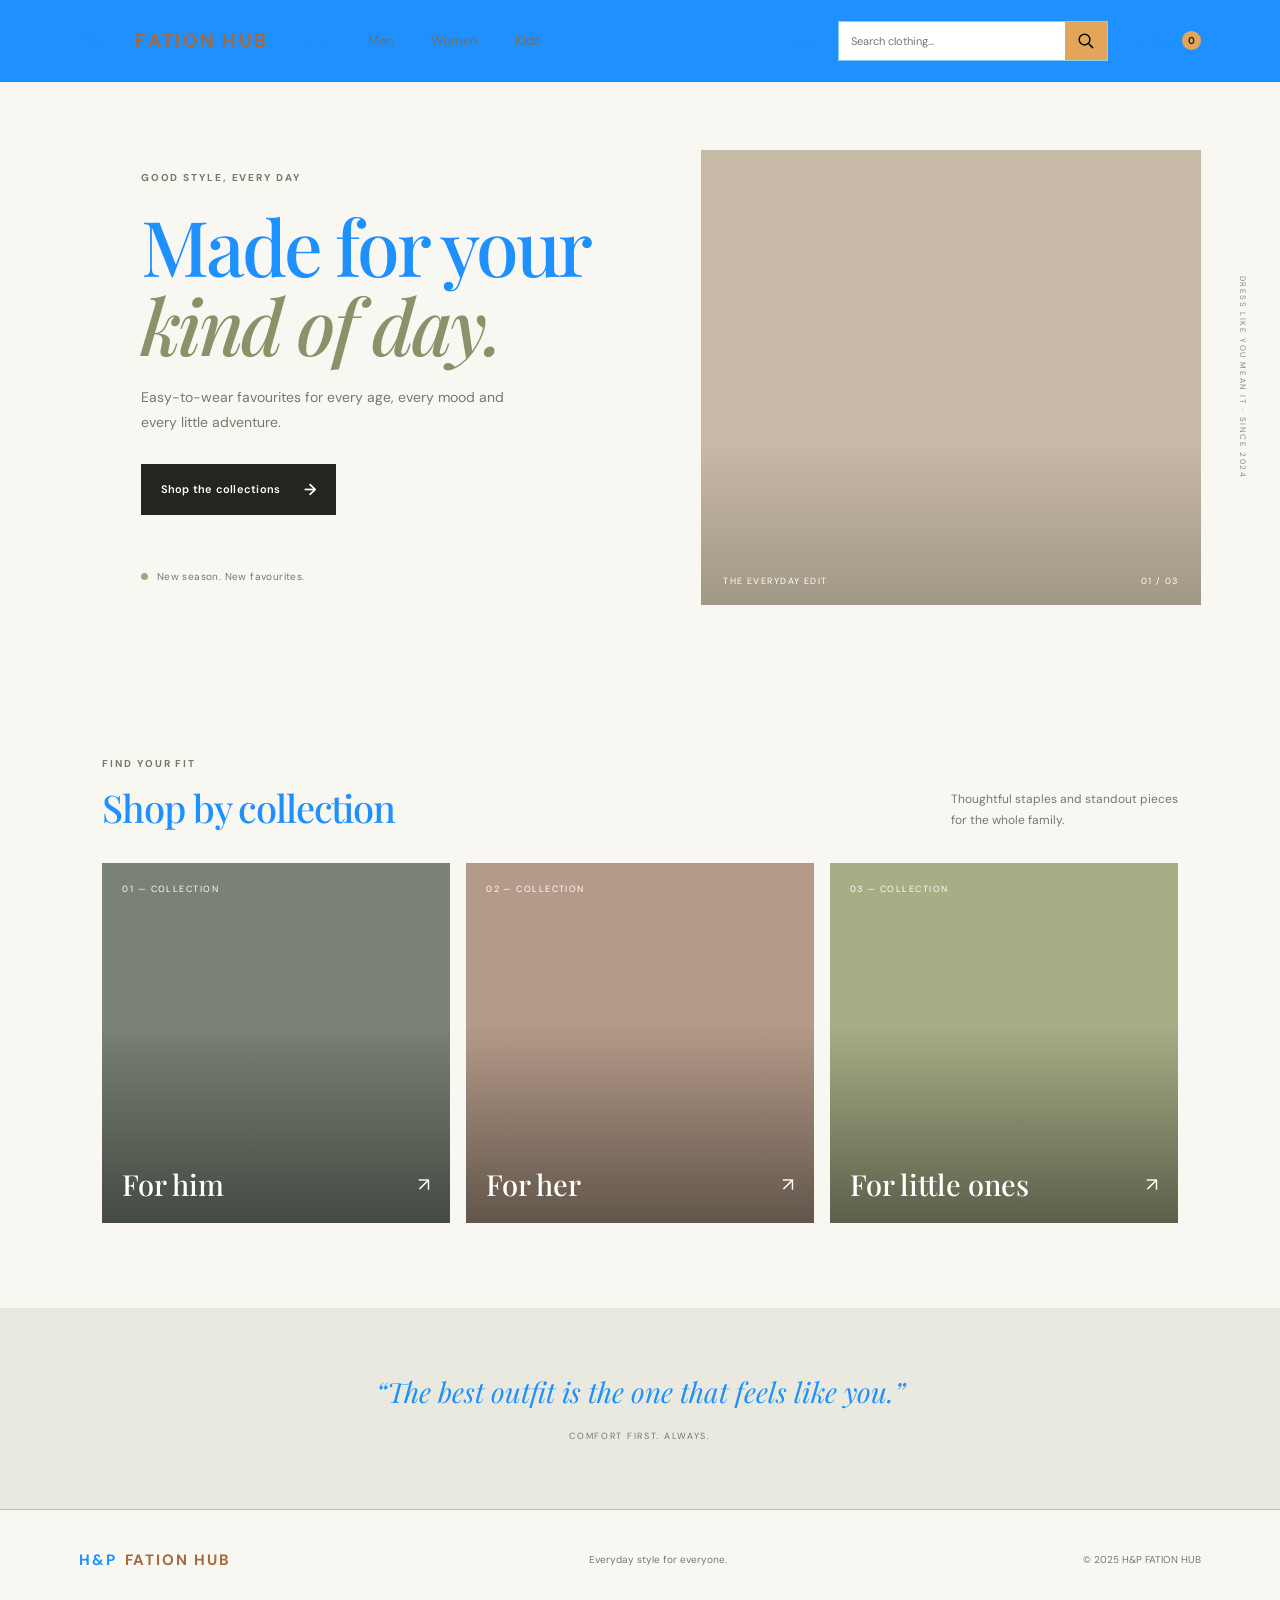
<file: index.html>
<!DOCTYPE html>
<html lang="en">
<head>
  <meta charset="UTF-8">
  <meta name="viewport" content="width=device-width, initial-scale=1.0">
  <meta name="description" content="H&P FATION HUB — everyday clothing for men, women and kids.">
  <title>H&amp;P FATION HUB | Clothing for Everyone</title>
  <link rel="stylesheet" href="style.css">
</head>
<body>
  <header class="site-header">
    <a class="brand" href="index.html">H&amp;P <span>FATION HUB</span></a>
    <nav class="main-nav" aria-label="Main navigation">
      <a class="active" href="index.html">Home</a>
      <a href="men.html">Men</a>
      <a href="women.html">Women</a>
      <a href="kids.html">Kids</a>
    </nav>
    <div class="header-actions">
      <a class="login-link" href="login.html">Log in</a>
      <form class="site-search" action="https://www.google.com/search" method="get" target="_blank" role="search">
        <input type="hidden" name="tbm" value="shop">
        <input type="search" name="q" placeholder="Search clothing..." aria-label="Search clothing">
        <button type="submit" aria-label="Search">
          <svg viewBox="0 0 24 24" aria-hidden="true"><circle cx="10.8" cy="10.8" r="6.8"></circle><path d="m16 16 5 5"></path></svg>
        </button>
      </form>
      <a class="cart-link" href="cart.html" aria-label="Open shopping cart">
        <svg viewBox="0 0 24 24" aria-hidden="true"><path d="M3 4h2l2.2 11.2a2 2 0 0 0 2 1.6h8.9a2 2 0 0 0 1.9-1.4L22 9H6"></path><circle cx="10" cy="21" r="1"></circle><circle cx="18" cy="21" r="1"></circle></svg>
        <span>Cart</span><span class="cart-count" aria-label="items in cart"></span>
      </a>
    </div>
  </header>

  <main>
    <section class="hero">
      <div class="hero-copy">
        <p class="eyebrow">GOOD STYLE, EVERY DAY</p>
        <h1>Made for your<br><span>kind of day.</span></h1>
        <p class="hero-text">Easy-to-wear favourites for every age, every mood and every little adventure.</p>
        <a class="button button-dark" href="#collections">Shop the collections <span aria-hidden="true">→</span></a>
        <div class="hero-note"><span class="note-dot"></span> New season. New favourites.</div>
      </div>

      <div class="hero-image" role="img" aria-label="Friends wearing casual outfits outdoors">
        <div class="image-caption"><span>THE EVERYDAY EDIT</span><span>01 / 03</span></div>
      </div>
      <div class="hero-side-label">DRESS LIKE YOU MEAN IT · SINCE 2024</div>
    </section>

    <section class="collections section-wrap" id="collections">
      <div class="section-heading">
        <div>
          <p class="eyebrow">FIND YOUR FIT</p>
          <h2>Shop by collection</h2>
        </div>
        <p>Thoughtful staples and standout pieces<br>for the whole family.</p>
      </div>

      <div class="collection-grid">
        <a class="collection-card men-card" href="men.html">
          <span class="collection-index">01 — COLLECTION</span>
          <span class="collection-title">For him <b>↗</b></span>
        </a>
        <a class="collection-card women-card" href="women.html">
          <span class="collection-index">02 — COLLECTION</span>
          <span class="collection-title">For her <b>↗</b></span>
        </a>
        <a class="collection-card kids-card" href="kids.html">
          <span class="collection-index">03 — COLLECTION</span>
          <span class="collection-title">For little ones <b>↗</b></span>
        </a>
      </div>
    </section>

    <section class="home-note">
      <p>“The best outfit is the one that feels like you.”</p>
      <span>COMFORT FIRST. ALWAYS.</span>
    </section>
  </main>

  <footer class="site-footer">
    <a class="brand" href="index.html">H&amp;P <span>FATION HUB</span></a>
    <p>Everyday style for everyone.</p>
    <span>© 2025 H&amp;P FATION HUB</span>
  </footer>
</body>
</html>
</file>
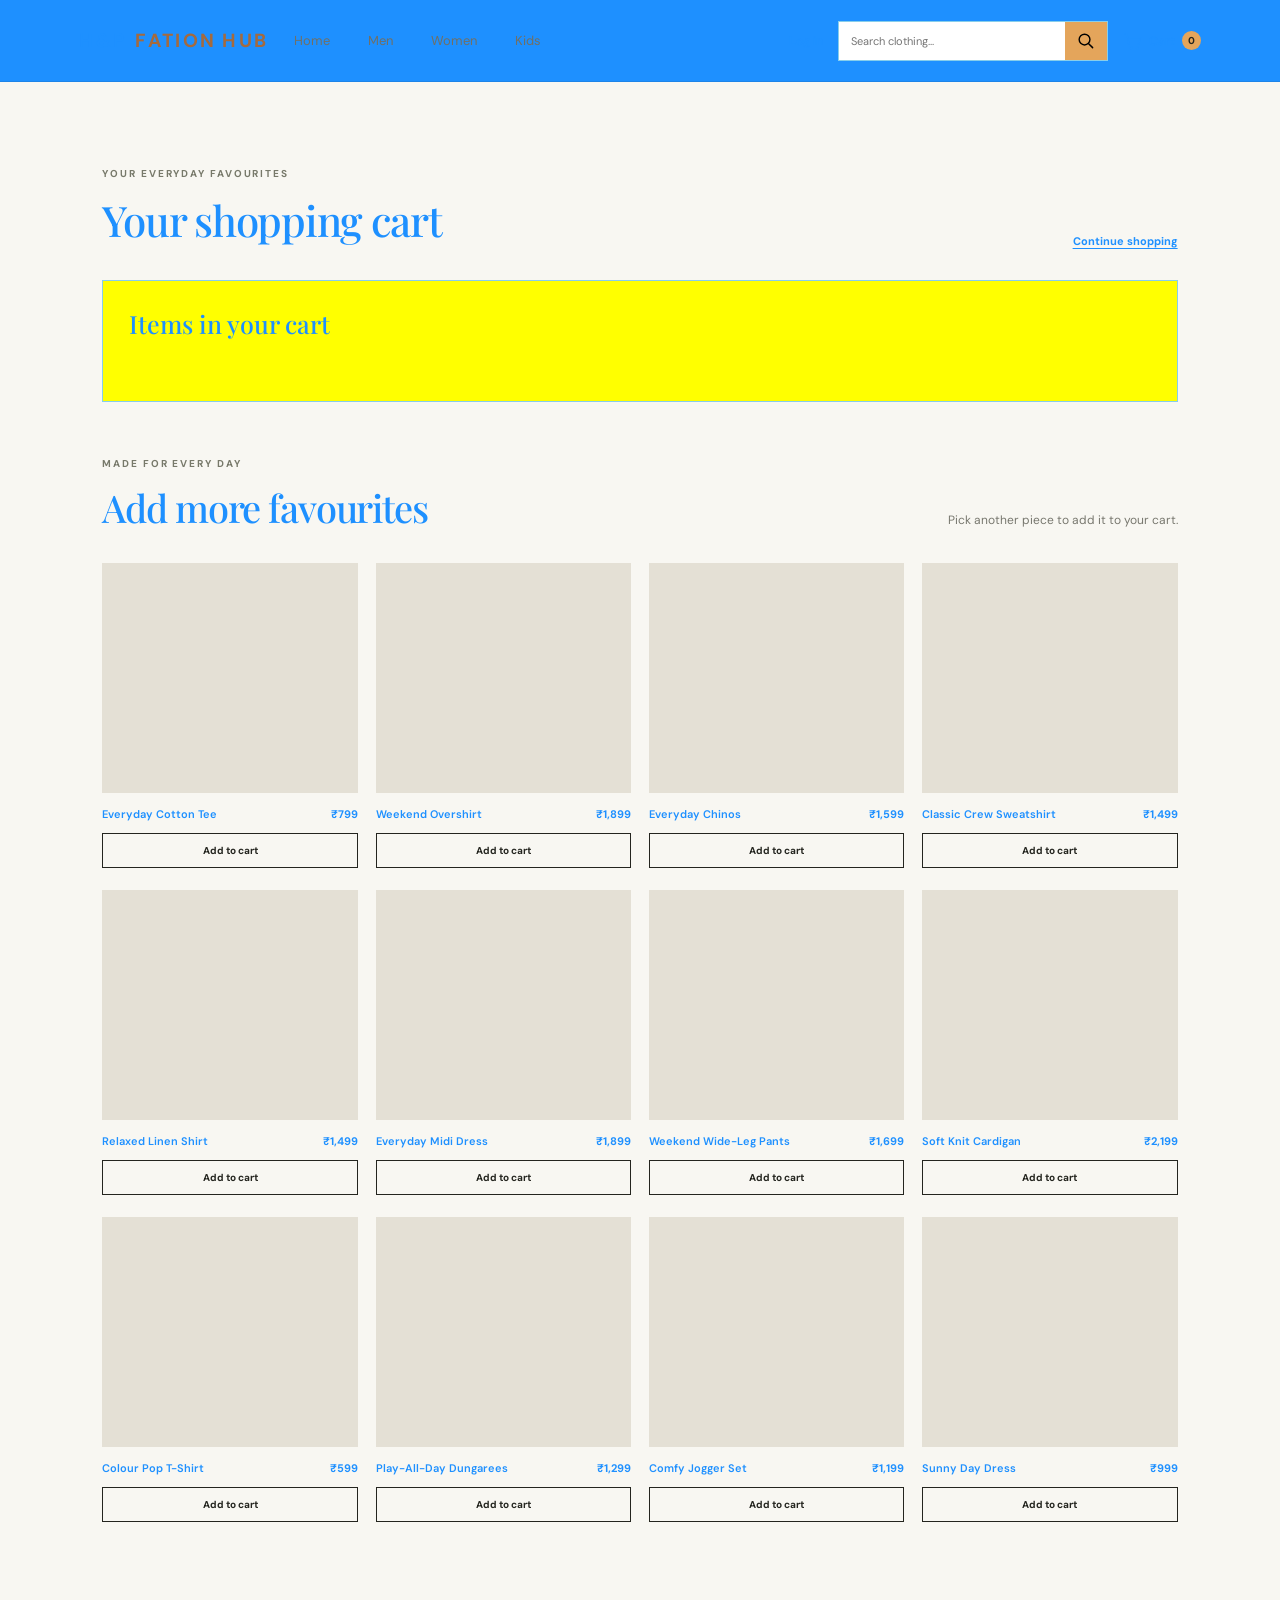
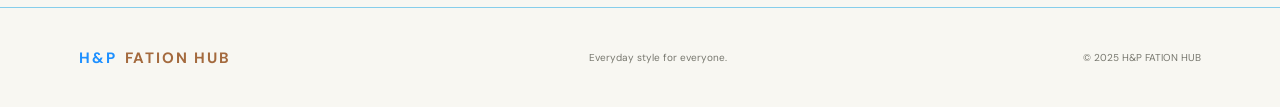
<file: cart.html>
<!DOCTYPE html>
<html lang="en">
<head>
  <meta charset="UTF-8">
  <meta name="viewport" content="width=device-width, initial-scale=1.0">
  <meta name="description" content="Review your H&P FATION HUB shopping cart.">
  <title>Your Cart | H&amp;P FATION HUB</title>
  <link rel="stylesheet" href="style.css">
</head>
<body class="cart-page">
  <input class="cart-page-state" type="checkbox" id="select-men-1" aria-label="Add Everyday Cotton Tee">
  <input class="cart-page-state" type="checkbox" id="select-men-2" aria-label="Add Weekend Overshirt">
  <input class="cart-page-state" type="checkbox" id="select-men-3" aria-label="Add Everyday Chinos">
  <input class="cart-page-state" type="checkbox" id="select-men-4" aria-label="Add Classic Crew Sweatshirt">
  <input class="cart-page-state" type="checkbox" id="select-women-1" aria-label="Add Relaxed Linen Shirt">
  <input class="cart-page-state" type="checkbox" id="select-women-2" aria-label="Add Everyday Midi Dress">
  <input class="cart-page-state" type="checkbox" id="select-women-3" aria-label="Add Weekend Wide-Leg Pants">
  <input class="cart-page-state" type="checkbox" id="select-women-4" aria-label="Add Soft Knit Cardigan">
  <input class="cart-page-state" type="checkbox" id="select-kids-1" aria-label="Add Colour Pop T-Shirt">
  <input class="cart-page-state" type="checkbox" id="select-kids-2" aria-label="Add Play-All-Day Dungarees">
  <input class="cart-page-state" type="checkbox" id="select-kids-3" aria-label="Add Comfy Jogger Set">
  <input class="cart-page-state" type="checkbox" id="select-kids-4" aria-label="Add Sunny Day Dress">
  <span class="cart-target" id="men-1"></span>
  <span class="cart-target" id="men-2"></span>
  <span class="cart-target" id="men-3"></span>
  <span class="cart-target" id="men-4"></span>
  <span class="cart-target" id="women-1"></span>
  <span class="cart-target" id="women-2"></span>
  <span class="cart-target" id="women-3"></span>
  <span class="cart-target" id="women-4"></span>
  <span class="cart-target" id="kids-1"></span>
  <span class="cart-target" id="kids-2"></span>
  <span class="cart-target" id="kids-3"></span>
  <span class="cart-target" id="kids-4"></span>

  <header class="site-header">
    <a class="brand" href="index.html">H&amp;P <span>FATION HUB</span></a>
    <nav class="main-nav" aria-label="Main navigation">
      <a href="index.html">Home</a>
      <a href="men.html">Men</a>
      <a href="women.html">Women</a>
      <a href="kids.html">Kids</a>
    </nav>
    <div class="header-actions">
      <a class="login-link" href="login.html">Log in</a>
      <form class="site-search" action="https://www.google.com/search" method="get" target="_blank" role="search">
        <input type="hidden" name="tbm" value="shop">
        <input type="search" name="q" placeholder="Search clothing..." aria-label="Search clothing">
        <button type="submit" aria-label="Search">
          <svg viewBox="0 0 24 24" aria-hidden="true"><circle cx="10.8" cy="10.8" r="6.8"></circle><path d="m16 16 5 5"></path></svg>
        </button>
      </form>
      <a class="cart-link" href="cart.html" aria-label="Open shopping cart">
        <svg viewBox="0 0 24 24" aria-hidden="true"><path d="M3 4h2l2.2 11.2a2 2 0 0 0 2 1.6h8.9a2 2 0 0 0 1.9-1.4L22 9H6"></path><circle cx="10" cy="21" r="1"></circle><circle cx="18" cy="21" r="1"></circle></svg>
        <span>Cart</span><span class="cart-count" aria-label="items in cart"></span>
      </a>
    </div>
  </header>

  <main class="cart-main section-wrap">
    <div class="cart-heading">
      <div>
        <p class="eyebrow">YOUR EVERYDAY FAVOURITES</p>
        <h1>Your shopping cart</h1>
      </div>
      <a class="cart-continue" href="men.html">Continue shopping</a>
    </div>

    <section class="cart-selected" aria-label="Selected cart items">
      <h2>Items in your cart</h2>
      <p class="cart-empty">Your cart is empty. Add a favourite from the collections below.</p>
      <div class="cart-selected-line cart-selected-men-1"><span>Everyday Cotton Tee</span><strong>₹799</strong><label for="select-men-1">Remove</label><a href="cart.html">Remove</a></div>
      <div class="cart-selected-line cart-selected-men-2"><span>Weekend Overshirt</span><strong>₹1,899</strong><label for="select-men-2">Remove</label><a href="cart.html">Remove</a></div>
      <div class="cart-selected-line cart-selected-men-3"><span>Everyday Chinos</span><strong>₹1,599</strong><label for="select-men-3">Remove</label><a href="cart.html">Remove</a></div>
      <div class="cart-selected-line cart-selected-men-4"><span>Classic Crew Sweatshirt</span><strong>₹1,499</strong><label for="select-men-4">Remove</label><a href="cart.html">Remove</a></div>
      <div class="cart-selected-line cart-selected-women-1"><span>Relaxed Linen Shirt</span><strong>₹1,499</strong><label for="select-women-1">Remove</label><a href="cart.html">Remove</a></div>
      <div class="cart-selected-line cart-selected-women-2"><span>Everyday Midi Dress</span><strong>₹1,899</strong><label for="select-women-2">Remove</label><a href="cart.html">Remove</a></div>
      <div class="cart-selected-line cart-selected-women-3"><span>Weekend Wide-Leg Pants</span><strong>₹1,699</strong><label for="select-women-3">Remove</label><a href="cart.html">Remove</a></div>
      <div class="cart-selected-line cart-selected-women-4"><span>Soft Knit Cardigan</span><strong>₹2,199</strong><label for="select-women-4">Remove</label><a href="cart.html">Remove</a></div>
      <div class="cart-selected-line cart-selected-kids-1"><span>Colour Pop T-Shirt</span><strong>₹599</strong><label for="select-kids-1">Remove</label><a href="cart.html">Remove</a></div>
      <div class="cart-selected-line cart-selected-kids-2"><span>Play-All-Day Dungarees</span><strong>₹1,299</strong><label for="select-kids-2">Remove</label><a href="cart.html">Remove</a></div>
      <div class="cart-selected-line cart-selected-kids-3"><span>Comfy Jogger Set</span><strong>₹1,199</strong><label for="select-kids-3">Remove</label><a href="cart.html">Remove</a></div>
      <div class="cart-selected-line cart-selected-kids-4"><span>Sunny Day Dress</span><strong>₹999</strong><label for="select-kids-4">Remove</label><a href="cart.html">Remove</a></div>
    </section>

    <section class="cart-catalog" aria-label="Add more items">
      <div class="section-heading">
        <div>
          <p class="eyebrow">MADE FOR EVERY DAY</p>
          <h2>Add more favourites</h2>
        </div>
        <p>Pick another piece to add it to your cart.</p>
      </div>
      <div class="cart-product-grid">
        <article class="cart-product">
          <div class="product-image men-product-1"></div>
          <div class="product-info"><h3>Everyday Cotton Tee</h3><strong>₹799</strong></div>
          <label for="select-men-1"><span>Add to cart</span><span>Remove from cart</span></label>
        </article>
        <article class="cart-product">
          <div class="product-image men-product-2"></div>
          <div class="product-info"><h3>Weekend Overshirt</h3><strong>₹1,899</strong></div>
          <label for="select-men-2"><span>Add to cart</span><span>Remove from cart</span></label>
        </article>
        <article class="cart-product">
          <div class="product-image men-product-3"></div>
          <div class="product-info"><h3>Everyday Chinos</h3><strong>₹1,599</strong></div>
          <label for="select-men-3"><span>Add to cart</span><span>Remove from cart</span></label>
        </article>
        <article class="cart-product">
          <div class="product-image men-product-4"></div>
          <div class="product-info"><h3>Classic Crew Sweatshirt</h3><strong>₹1,499</strong></div>
          <label for="select-men-4"><span>Add to cart</span><span>Remove from cart</span></label>
        </article>
        <article class="cart-product">
          <div class="product-image women-product-1"></div>
          <div class="product-info"><h3>Relaxed Linen Shirt</h3><strong>₹1,499</strong></div>
          <label for="select-women-1"><span>Add to cart</span><span>Remove from cart</span></label>
        </article>
        <article class="cart-product">
          <div class="product-image women-product-2"></div>
          <div class="product-info"><h3>Everyday Midi Dress</h3><strong>₹1,899</strong></div>
          <label for="select-women-2"><span>Add to cart</span><span>Remove from cart</span></label>
        </article>
        <article class="cart-product">
          <div class="product-image women-product-3"></div>
          <div class="product-info"><h3>Weekend Wide-Leg Pants</h3><strong>₹1,699</strong></div>
          <label for="select-women-3"><span>Add to cart</span><span>Remove from cart</span></label>
        </article>
        <article class="cart-product">
          <div class="product-image women-product-4"></div>
          <div class="product-info"><h3>Soft Knit Cardigan</h3><strong>₹2,199</strong></div>
          <label for="select-women-4"><span>Add to cart</span><span>Remove from cart</span></label>
        </article>
        <article class="cart-product">
          <div class="product-image kids-product-1"></div>
          <div class="product-info"><h3>Colour Pop T-Shirt</h3><strong>₹599</strong></div>
          <label for="select-kids-1"><span>Add to cart</span><span>Remove from cart</span></label>
        </article>
        <article class="cart-product">
          <div class="product-image kids-product-2"></div>
          <div class="product-info"><h3>Play-All-Day Dungarees</h3><strong>₹1,299</strong></div>
          <label for="select-kids-2"><span>Add to cart</span><span>Remove from cart</span></label>
        </article>
        <article class="cart-product">
          <div class="product-image kids-product-3"></div>
          <div class="product-info"><h3>Comfy Jogger Set</h3><strong>₹1,199</strong></div>
          <label for="select-kids-3"><span>Add to cart</span><span>Remove from cart</span></label>
        </article>
        <article class="cart-product">
          <div class="product-image kids-product-4"></div>
          <div class="product-info"><h3>Sunny Day Dress</h3><strong>₹999</strong></div>
          <label for="select-kids-4"><span>Add to cart</span><span>Remove from cart</span></label>
        </article>
      </div>
    </section>
  </main>

  <footer class="site-footer">
    <a class="brand" href="index.html">H&amp;P <span>FATION HUB</span></a>
    <p>Everyday style for everyone.</p>
    <span>© 2025 H&amp;P FATION HUB</span>
  </footer>
</body>
</html>
</file>
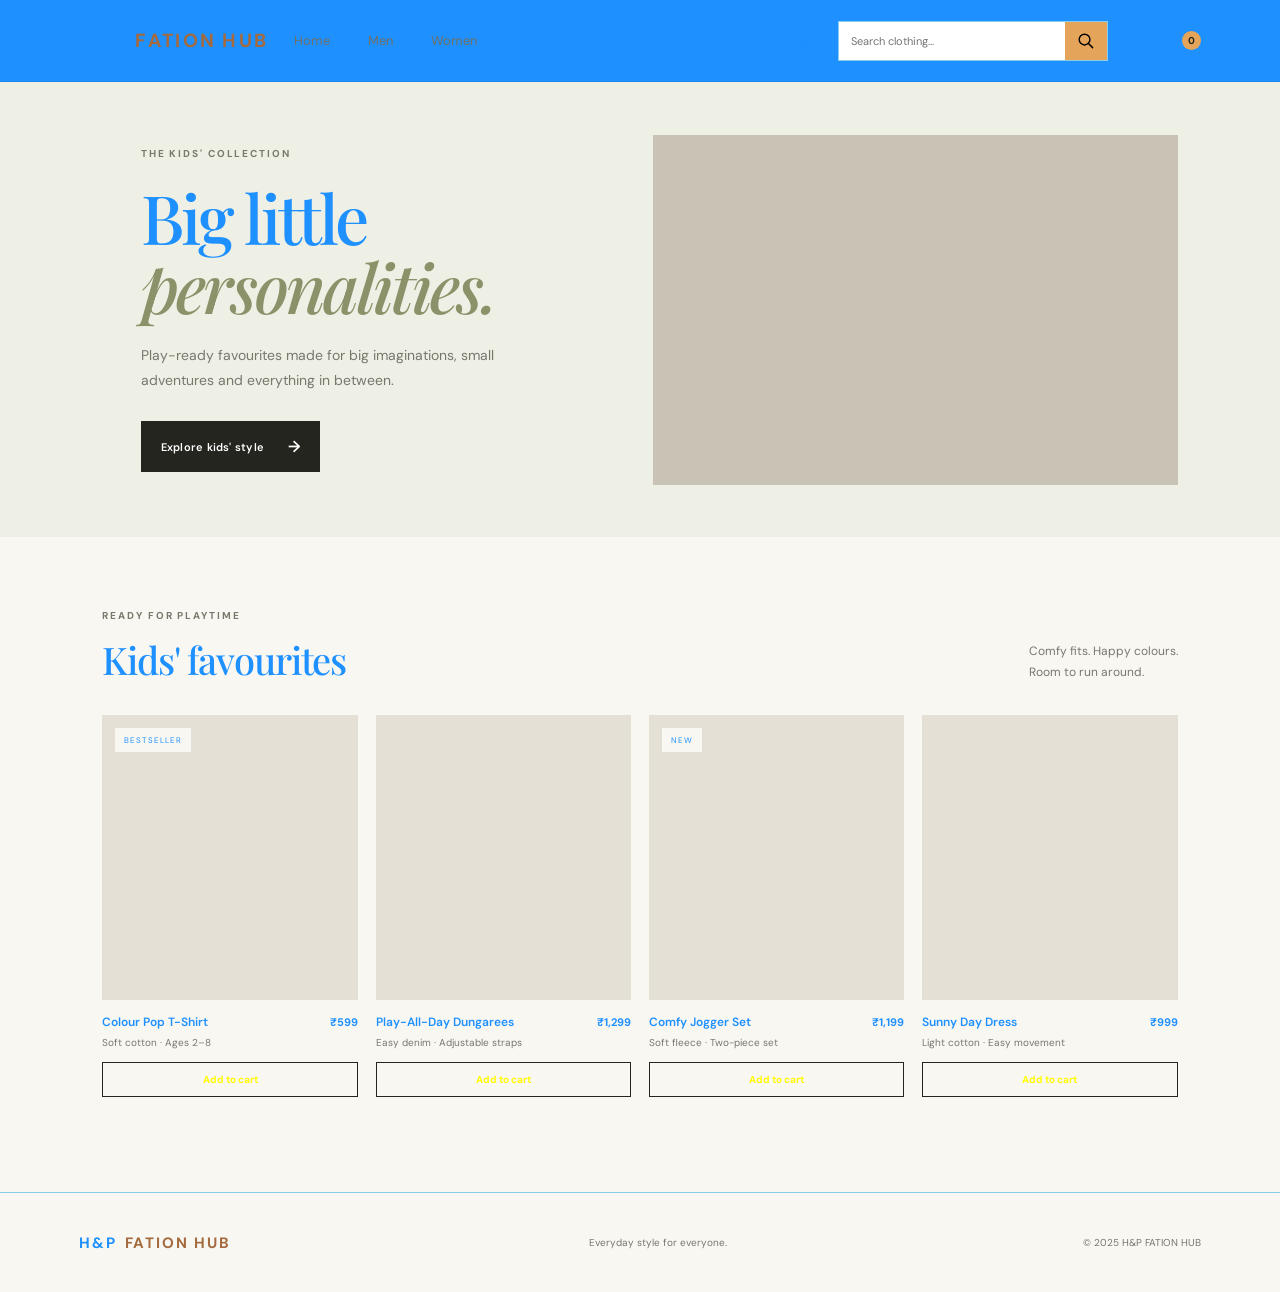
<file: kids.html>
<!DOCTYPE html>
<html lang="en">
<head>
  <meta charset="UTF-8">
  <meta name="viewport" content="width=device-width, initial-scale=1.0">
  <meta name="description" content="Shop playful, comfortable kids' clothing at H&P FATION HUB.">
  <title>Kids' Collection | H&amp;P FATION HUB</title>
  <link rel="stylesheet" href="style.css">
</head>
<body>
  <header class="site-header">
    <a class="brand" href="index.html">H&amp;P <span>FATION HUB</span></a>
    <nav class="main-nav" aria-label="Main navigation">
      <a href="index.html">Home</a>
      <a href="men.html">Men</a>
      <a href="women.html">Women</a>
      <a class="active" href="kids.html">Kids</a>
    </nav>
    <div class="header-actions">
      <a class="login-link" href="login.html">Log in</a>
      <form class="site-search" action="https://www.google.com/search" method="get" target="_blank" role="search">
        <input type="hidden" name="tbm" value="shop">
        <input type="search" name="q" placeholder="Search clothing..." aria-label="Search clothing">
        <button type="submit" aria-label="Search">
          <svg viewBox="0 0 24 24" aria-hidden="true"><circle cx="10.8" cy="10.8" r="6.8"></circle><path d="m16 16 5 5"></path></svg>
        </button>
      </form>
      <a class="cart-link" href="cart.html" aria-label="Open shopping cart">
        <svg viewBox="0 0 24 24" aria-hidden="true"><path d="M3 4h2l2.2 11.2a2 2 0 0 0 2 1.6h8.9a2 2 0 0 0 1.9-1.4L22 9H6"></path><circle cx="10" cy="21" r="1"></circle><circle cx="18" cy="21" r="1"></circle></svg>
        <span>Cart</span><span class="cart-count" aria-label="items in cart"></span>
      </a>
    </div>
  </header>

  <main>
    <section class="category-hero kids-hero">
      <div class="category-copy">
        <p class="eyebrow">THE KIDS' COLLECTION</p>
        <h1>Big little<br><span>personalities.</span></h1>
        <p>Play-ready favourites made for big imaginations, small adventures and everything in between.</p>
        <a class="button button-dark" href="#products">Explore kids' style <span aria-hidden="true">→</span></a>
      </div>
      <div class="category-photo" role="img" aria-label="Kids' playful everyday fashion collection"></div>
    </section>

    <section class="products-section section-wrap" id="products">
      <div class="section-heading">
        <div>
          <p class="eyebrow">READY FOR PLAYTIME</p>
          <h2>Kids' favourites</h2>
        </div>
        <p>Comfy fits. Happy colours.<br>Room to run around.</p>
      </div>

      <div class="product-grid">
        <article class="product-card">
          <div class="product-image kids-product-1"><span class="product-tag">BESTSELLER</span></div>
          <div class="product-info">
            <div><h3>Colour Pop T-Shirt</h3><p>Soft cotton · Ages 2–8</p></div>
            <strong>₹599</strong>
          </div>
          <a class="add-to-cart" href="cart.html#kids-1">Add to cart</a>
        </article>
        <article class="product-card">
          <div class="product-image kids-product-2"></div>
          <div class="product-info">
            <div><h3>Play-All-Day Dungarees</h3><p>Easy denim · Adjustable straps</p></div>
            <strong>₹1,299</strong>
          </div>
          <a class="add-to-cart" href="cart.html#kids-2">Add to cart</a>
        </article>
        <article class="product-card">
          <div class="product-image kids-product-3"><span class="product-tag">NEW</span></div>
          <div class="product-info">
            <div><h3>Comfy Jogger Set</h3><p>Soft fleece · Two-piece set</p></div>
            <strong>₹1,199</strong>
          </div>
          <a class="add-to-cart" href="cart.html#kids-3">Add to cart</a>
        </article>
        <article class="product-card">
          <div class="product-image kids-product-4"></div>
          <div class="product-info">
            <div><h3>Sunny Day Dress</h3><p>Light cotton · Easy movement</p></div>
            <strong>₹999</strong>
          </div>
          <a class="add-to-cart" href="cart.html#kids-4">Add to cart</a>
        </article>
      </div>
    </section>
  </main>

  <footer class="site-footer">
    <a class="brand" href="index.html">H&amp;P <span>FATION HUB</span></a>
    <p>Everyday style for everyone.</p>
    <span>© 2025 H&amp;P FATION HUB</span>
  </footer>
</body>
</html>
</file>
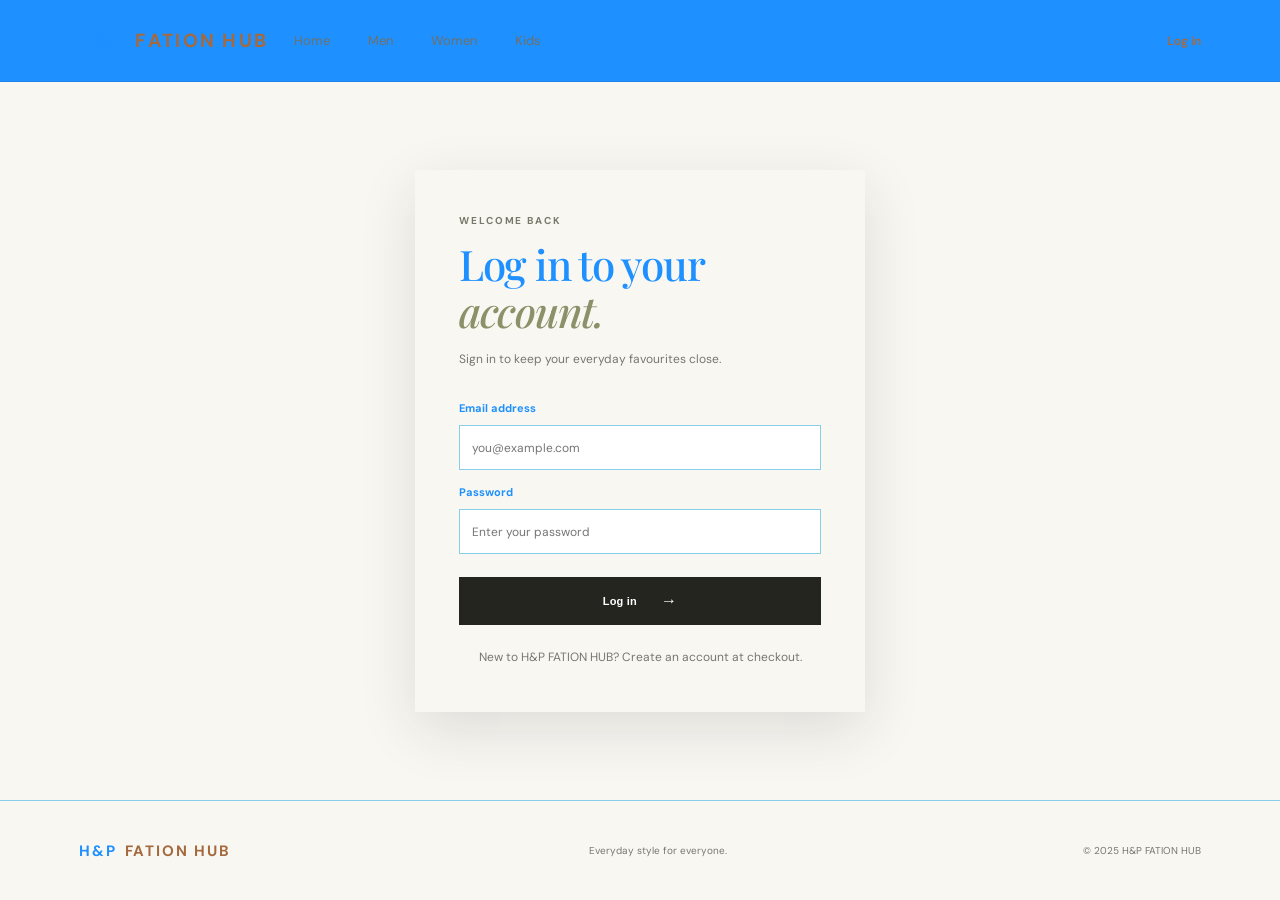
<file: login.html>
<!DOCTYPE html>
<html lang="en">
<head>
  <meta charset="UTF-8">
  <meta name="viewport" content="width=device-width, initial-scale=1.0">
  <meta name="description" content="Log in to your H&P FATION HUB account.">
  <title>Log in | H&amp;P FATION HUB</title>
  <link rel="stylesheet" href="style.css">
</head>
<body>
  <header class="site-header">
    <a class="brand" href="index.html">H&amp;P <span>FATION HUB</span></a>
    <nav class="main-nav" aria-label="Main navigation">
      <a href="index.html">Home</a>
      <a href="men.html">Men</a>
      <a href="women.html">Women</a>
      <a href="kids.html">Kids</a>
    </nav>
    <div class="header-actions">
      <a class="login-link active-login" href="login.html" aria-current="page">Log in</a>
    </div>
  </header>

  <main class="login-main">
    <section class="login-card">
      <p class="eyebrow">WELCOME BACK</p>
      <h1>Log in to your<br><span>account.</span></h1>
      <p class="login-intro">Sign in to keep your everyday favourites close.</p>
      <form class="login-form" action="login.html" method="post">
        <label for="email">Email address</label>
        <input id="email" name="email" type="email" autocomplete="email" placeholder="you@example.com" required>
        <label for="password">Password</label>
        <input id="password" name="password" type="password" autocomplete="current-password" placeholder="Enter your password" required>
        <button class="button button-dark" type="submit">Log in <span aria-hidden="true">→</span></button>
      </form>
      <p class="login-note">New to H&amp;P FATION HUB? Create an account at checkout.</p>
    </section>
  </main>

  <footer class="site-footer">
    <a class="brand" href="index.html">H&amp;P <span>FATION HUB</span></a>
    <p>Everyday style for everyone.</p>
    <span>© 2025 H&amp;P FATION HUB</span>
  </footer>
</body>
</html>
</file>
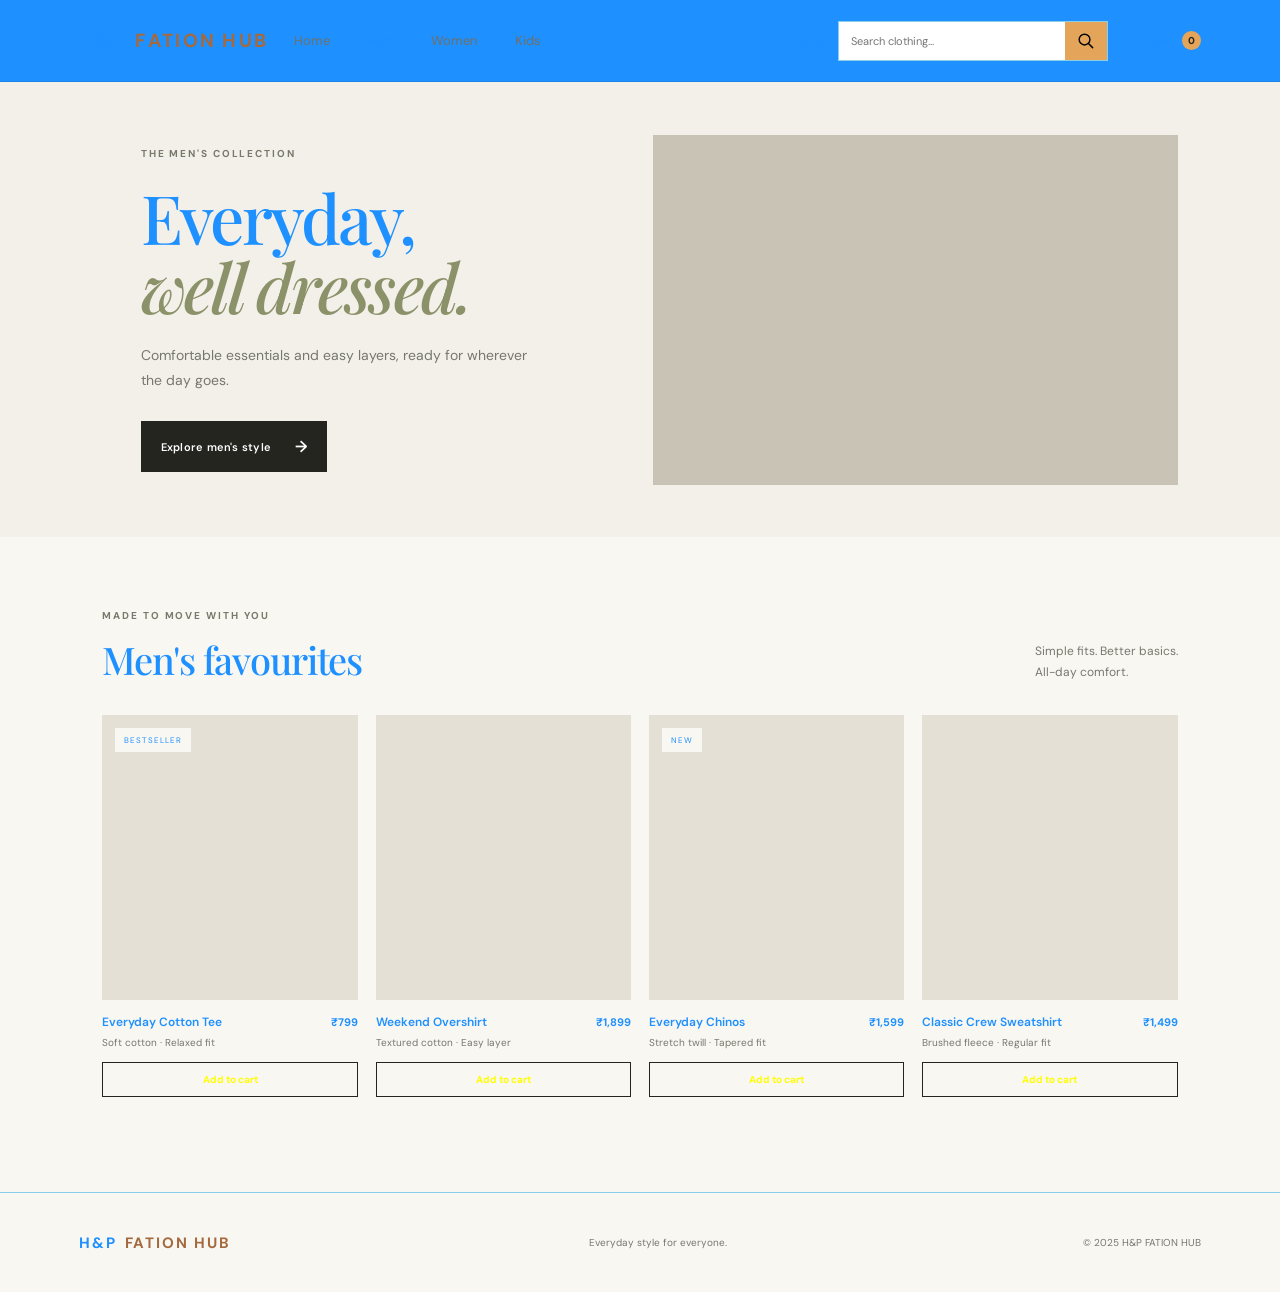
<file: men.html>
<!DOCTYPE html>
<html lang="en">
<head>
  <meta charset="UTF-8">
  <meta name="viewport" content="width=device-width, initial-scale=1.0">
  <meta name="description" content="Shop everyday men's clothing at H&P FATION HUB.">
  <title>Men's Collection | H&amp;P FATION HUB</title>
  <link rel="stylesheet" href="style.css">
</head>
<body>
  <header class="site-header">
    <a class="brand" href="index.html">H&amp;P <span>FATION HUB</span></a>
    <nav class="main-nav" aria-label="Main navigation">
      <a href="index.html">Home</a>
      <a class="active" href="men.html">Men</a>
      <a href="women.html">Women</a>
      <a href="kids.html">Kids</a>
    </nav>
    <div class="header-actions">
      <a class="login-link" href="login.html">Log in</a>
      <form class="site-search" action="https://www.google.com/search" method="get" target="_blank" role="search">
        <input type="hidden" name="tbm" value="shop">
        <input type="search" name="q" placeholder="Search clothing..." aria-label="Search clothing">
        <button type="submit" aria-label="Search">
          <svg viewBox="0 0 24 24" aria-hidden="true"><circle cx="10.8" cy="10.8" r="6.8"></circle><path d="m16 16 5 5"></path></svg>
        </button>
      </form>
      <a class="cart-link" href="cart.html" aria-label="Open shopping cart">
        <svg viewBox="0 0 24 24" aria-hidden="true"><path d="M3 4h2l2.2 11.2a2 2 0 0 0 2 1.6h8.9a2 2 0 0 0 1.9-1.4L22 9H6"></path><circle cx="10" cy="21" r="1"></circle><circle cx="18" cy="21" r="1"></circle></svg>
        <span>Cart</span><span class="cart-count" aria-label="items in cart"></span>
      </a>
    </div>
  </header>

  <main>
    <section class="category-hero men-hero">
      <div class="category-copy">
        <p class="eyebrow">THE MEN'S COLLECTION</p>
        <h1>Everyday,<br><span>well dressed.</span></h1>
        <p>Comfortable essentials and easy layers, ready for wherever the day goes.</p>
        <a class="button button-dark" href="#products">Explore men's style <span aria-hidden="true">→</span></a>
      </div>
      <div class="category-photo" role="img" aria-label="Men's casual fashion collection"></div>
    </section>

    <section class="products-section section-wrap" id="products">
      <div class="section-heading">
        <div>
          <p class="eyebrow">MADE TO MOVE WITH YOU</p>
          <h2>Men's favourites</h2>
        </div>
        <p>Simple fits. Better basics.<br>All-day comfort.</p>
      </div>

      <div class="product-grid">
        <article class="product-card">
          <div class="product-image men-product-1"><span class="product-tag">BESTSELLER</span></div>
          <div class="product-info">
            <div><h3>Everyday Cotton Tee</h3><p>Soft cotton · Relaxed fit</p></div>
            <strong>₹799</strong>
          </div>
          <a class="add-to-cart" href="cart.html#men-1">Add to cart</a>
        </article>
        <article class="product-card">
          <div class="product-image men-product-2"></div>
          <div class="product-info">
            <div><h3>Weekend Overshirt</h3><p>Textured cotton · Easy layer</p></div>
            <strong>₹1,899</strong>
          </div>
          <a class="add-to-cart" href="cart.html#men-2">Add to cart</a>
        </article>
        <article class="product-card">
          <div class="product-image men-product-3"><span class="product-tag">NEW</span></div>
          <div class="product-info">
            <div><h3>Everyday Chinos</h3><p>Stretch twill · Tapered fit</p></div>
            <strong>₹1,599</strong>
          </div>
          <a class="add-to-cart" href="cart.html#men-3">Add to cart</a>
        </article>
        <article class="product-card">
          <div class="product-image men-product-4"></div>
          <div class="product-info">
            <div><h3>Classic Crew Sweatshirt</h3><p>Brushed fleece · Regular fit</p></div>
            <strong>₹1,499</strong>
          </div>
          <a class="add-to-cart" href="cart.html#men-4">Add to cart</a>
        </article>
      </div>
    </section>
  </main>

  <footer class="site-footer">
    <a class="brand" href="index.html">H&amp;P <span>FATION HUB</span></a>
    <p>Everyday style for everyone.</p>
    <span>© 2025 H&amp;P FATION HUB</span>
  </footer>
</body>
</html>
</file>
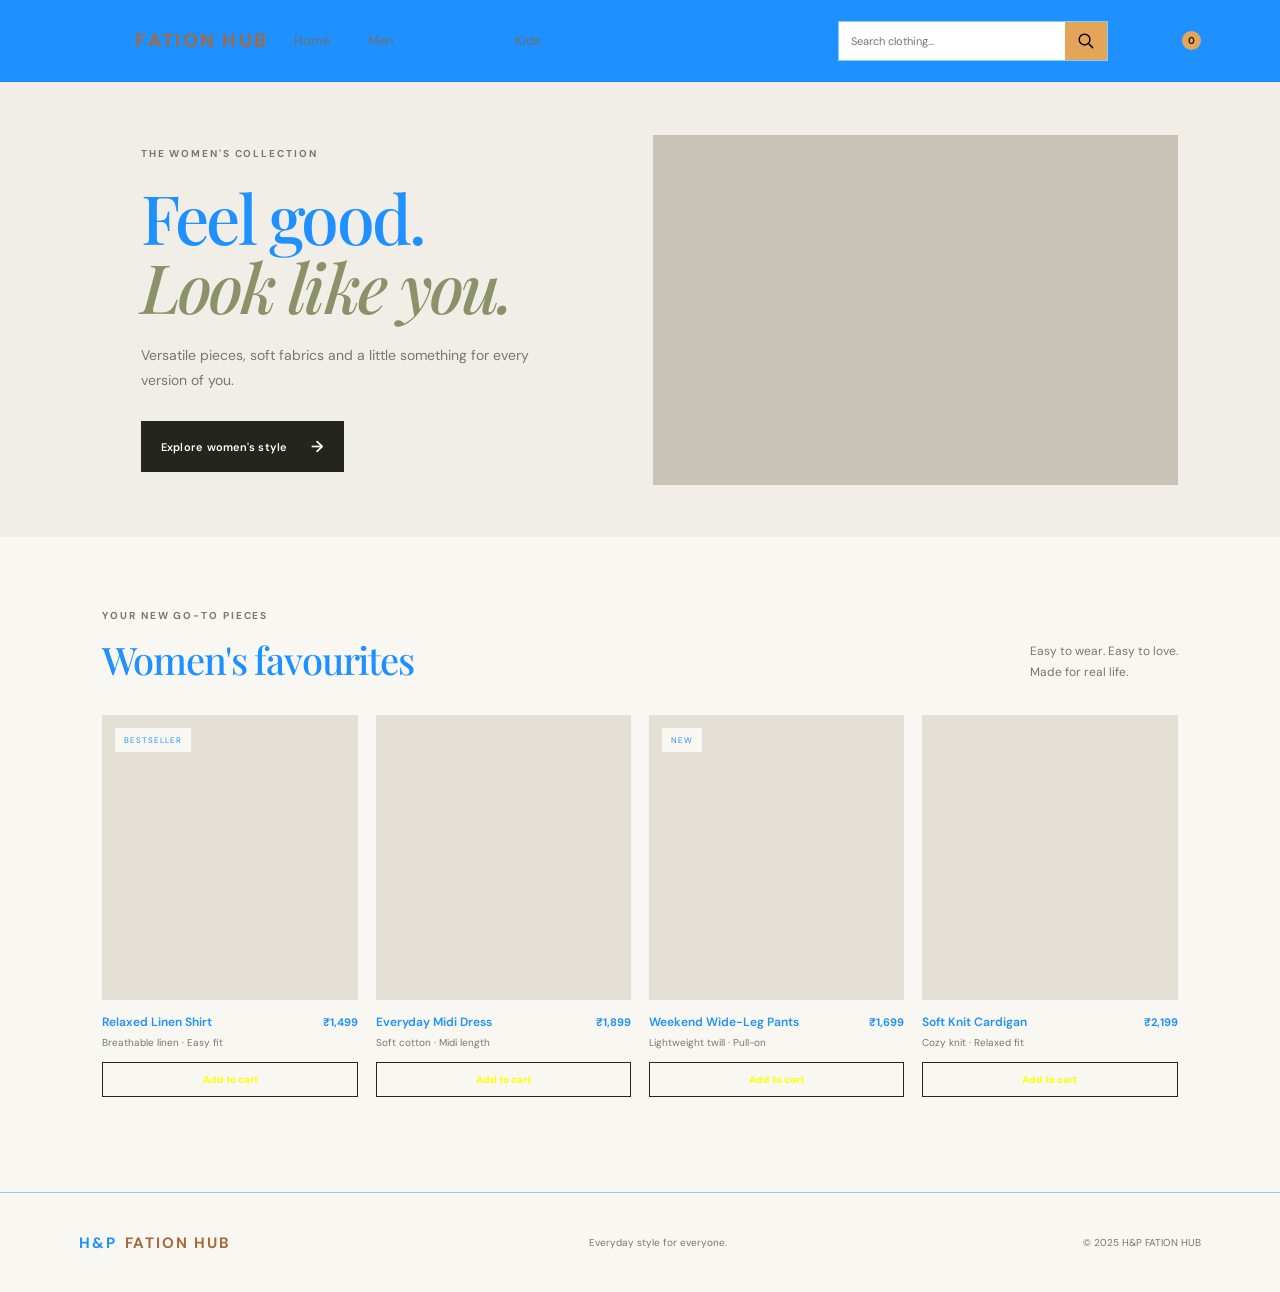
<file: women.html>
<!DOCTYPE html>
<html lang="en">
<head>
  <meta charset="UTF-8">
  <meta name="viewport" content="width=device-width, initial-scale=1.0">
  <meta name="description" content="Shop everyday women's clothing at H&P FATION HUB.">
  <title>Women's Collection | H&amp;P FATION HUB</title>
  <link rel="stylesheet" href="style.css">
</head>
<body>
  <header class="site-header">
    <a class="brand" href="index.html">H&amp;P <span>FATION HUB</span></a>
    <nav class="main-nav" aria-label="Main navigation">
      <a href="index.html">Home</a>
      <a href="men.html">Men</a>
      <a class="active" href="women.html">Women</a>
      <a href="kids.html">Kids</a>
    </nav>
    <div class="header-actions">
      <a class="login-link" href="login.html">Log in</a>
      <form class="site-search" action="https://www.google.com/search" method="get" target="_blank" role="search">
        <input type="hidden" name="tbm" value="shop">
        <input type="search" name="q" placeholder="Search clothing..." aria-label="Search clothing">
        <button type="submit" aria-label="Search">
          <svg viewBox="0 0 24 24" aria-hidden="true"><circle cx="10.8" cy="10.8" r="6.8"></circle><path d="m16 16 5 5"></path></svg>
        </button>
      </form>
      <a class="cart-link" href="cart.html" aria-label="Open shopping cart">
        <svg viewBox="0 0 24 24" aria-hidden="true"><path d="M3 4h2l2.2 11.2a2 2 0 0 0 2 1.6h8.9a2 2 0 0 0 1.9-1.4L22 9H6"></path><circle cx="10" cy="21" r="1"></circle><circle cx="18" cy="21" r="1"></circle></svg>
        <span>Cart</span><span class="cart-count" aria-label="items in cart"></span>
      </a>
    </div>
  </header>

  <main>
    <section class="category-hero women-hero">
      <div class="category-copy">
        <p class="eyebrow">THE WOMEN'S COLLECTION</p>
        <h1>Feel good.<br><span>Look like you.</span></h1>
        <p>Versatile pieces, soft fabrics and a little something for every version of you.</p>
        <a class="button button-dark" href="#products">Explore women's style <span aria-hidden="true">→</span></a>
      </div>
      <div class="category-photo" role="img" aria-label="Women's casual fashion collection"></div>
    </section>

    <section class="products-section section-wrap" id="products">
      <div class="section-heading">
        <div>
          <p class="eyebrow">YOUR NEW GO-TO PIECES</p>
          <h2>Women's favourites</h2>
        </div>
        <p>Easy to wear. Easy to love.<br>Made for real life.</p>
      </div>

      <div class="product-grid">
        <article class="product-card">
          <div class="product-image women-product-1"><span class="product-tag">BESTSELLER</span></div>
          <div class="product-info">
            <div><h3>Relaxed Linen Shirt</h3><p>Breathable linen · Easy fit</p></div>
            <strong>₹1,499</strong>
          </div>
          <a class="add-to-cart" href="cart.html#women-1">Add to cart</a>
        </article>
        <article class="product-card">
          <div class="product-image women-product-2"></div>
          <div class="product-info">
            <div><h3>Everyday Midi Dress</h3><p>Soft cotton · Midi length</p></div>
            <strong>₹1,899</strong>
          </div>
          <a class="add-to-cart" href="cart.html#women-2">Add to cart</a>
        </article>
        <article class="product-card">
          <div class="product-image women-product-3"><span class="product-tag">NEW</span></div>
          <div class="product-info">
            <div><h3>Weekend Wide-Leg Pants</h3><p>Lightweight twill · Pull-on</p></div>
            <strong>₹1,699</strong>
          </div>
          <a class="add-to-cart" href="cart.html#women-3">Add to cart</a>
        </article>
        <article class="product-card">
          <div class="product-image women-product-4"></div>
          <div class="product-info">
            <div><h3>Soft Knit Cardigan</h3><p>Cozy knit · Relaxed fit</p></div>
            <strong>₹2,199</strong>
          </div>
          <a class="add-to-cart" href="cart.html#women-4">Add to cart</a>
        </article>
      </div>
    </section>
  </main>

  <footer class="site-footer">
    <a class="brand" href="index.html">H&amp;P <span>FATION HUB</span></a>
    <p>Everyday style for everyone.</p>
    <span>© 2025 H&amp;P FATION HUB</span>
  </footer>
</body>
</html>
</file>
<file: style.css>
@import url('https://fonts.googleapis.com/css2?family=DM+Sans:wght@400;500;600;700&family=Playfair+Display:wght@500;600;700&display=swap');

:root {
  --ink: #24251f;
  --muted: #77776e;
  --paper: #f8f7f2;
  --olive: #a1a779;
  --line: skyblue;
  --accent: #e4a55b;
}

* {
  box-sizing: border-box;
}

html {
  scroll-behavior: smooth;
}

body {
  margin: 0;
  background: var(--paper);
  color: dodgerblue;
  font-family: 'DM Sans', Arial, sans-serif;
  -webkit-font-smoothing: antialiased;
}

a {
  color: inherit;
  text-decoration: none;
}

.site-header {
  height: 82px;
  padding: 0 6.2%;
  display: flex;
  align-items: center;
  justify-content: space-between;
  gap: 24px;
  position: relative;
  z-index: 5;
  border-bottom: 1px solid rgba(36, 37, 31, .1);
 background: dodgerblue;
}

.brand {
  font-weight: 700;
  font-size: 19px;
  letter-spacing: .12em;
  white-space: nowrap;
}

.brand span {
  color: #a46a3e;
  padding: 0 2px;
}

.main-nav {
  display: flex;
  gap: 38px;
  height: 100%;
  align-items: center;
}

.main-nav a {
  font-size: 13px;
  color: #707067;
  position: relative;
  height: 100%;
  display: flex;
  align-items: center;
}

.main-nav a:hover,
.main-nav a.active {
  color: dodgerblue;
}

.main-nav a.active::after {
  content: '';
  position: absolute;
  bottom: 0;
  left: 0;
  right: 0;
  height: 2px;
  background: dodgerblue;
}

.cart-state {
  position: absolute;
  width: 1px;
  height: 1px;
  overflow: hidden;
  clip: rect(0, 0, 0, 0);
  white-space: nowrap;
}

.header-actions {
  display: flex;
  align-items: center;
  justify-content: flex-end;
  gap: 15px;
  flex: 1;
  min-width: 0;
}

.login-link {
  font-size: 12px;
  font-weight: 600;
  white-space: nowrap;
}

.active-login {
  color: #a46a3e;
}

.site-search {
  display: flex;
  align-items: center;
  width: min(270px, 100%);
  height: 40px;
  border: 1px solid var(--line);
  background: #fff;
}

.site-search:focus-within {
  border-color: #8b9168;
  box-shadow: 0 0 0 2px rgba(139, 145, 104, .12);
}

.site-search input[type="search"] {
  width: 100%;
  min-width: 0;
  height: 100%;
  border: 0;
  outline: 0;
  padding: 0 12px;
  color: var(--ink);
  background: transparent;
  font: 11px 'DM Sans', Arial, sans-serif;
}

.site-search input[type="search"]::-webkit-search-cancel-button {
  cursor: pointer;
}

.site-search button {
  width: 42px;
  height: 100%;
  flex: 0 0 42px;
  display: grid;
  place-items: center;
  border: 0;
  background: var(--accent);
  cursor: pointer;
}

.site-search button:hover {
  background: #d99648;
}

.site-search svg,
.cart-link svg {
  width: 19px;
  height: 19px;
  fill: none;
  stroke: currentColor;
  stroke-width: 1.8;
  stroke-linecap: round;
  stroke-linejoin: round;
}

.cart-link {
  display: flex;
  align-items: center;
  gap: 7px;
  font-size: 12px;
  font-weight: 600;
  white-space: nowrap;
}

.cart-count {
  min-width: 19px;
  height: 19px;
  display: inline-grid;
  place-items: center;
  border-radius: 50%;
  background: var(--accent);
  color: var(--ink);
  font-size: 10px;
  font-weight: 700;
}

.cart-panel {
  position: absolute;
  top: calc(100% + 17px);
  right: 0;
  width: 310px;
  padding: 22px;
  background: #fff;
  border: 1px solid var(--line);
  box-shadow: 0 12px 30px rgba(36, 37, 31, .14);
}

.cart-panel h2 {
  margin: 0 0 15px;
  font: 500 23px 'Playfair Display', Georgia, serif;
}

.cart-empty {
  margin: 0;
  color: yellow;
  font-size: 12px;
  line-height: 1.6;
}

.cart-line {
  display: none;
  justify-content: space-between;
  gap: 12px;
  padding: 12px 0;
  border-top: 1px solid var(--line);
  font-size: 11px;
}

.cart-line strong {
  white-space: nowrap;
}

.cart-page {
  counter-reset: cart;
}

.cart-page-state {
  position: absolute;
  width: 1px;
  height: 1px;
  overflow: hidden;
  clip: rect(0, 0, 0, 0);
  white-space: nowrap;
}

.cart-page-state:checked,
.cart-target:target {
  counter-increment: cart;
}

.cart-target {
  position: absolute;
  width: 1px;
  height: 1px;
  overflow: hidden;
}

.cart-page .cart-count::before {
  content: counter(cart);
}

.cart-continue {
  display: inline-block;
  margin-top: 14px;
  font-size: 11px;
  font-weight: 700;
  text-decoration: underline;
  text-underline-offset: 3px;
}

.add-to-cart {
  display: block;
  margin-top: 13px;
  padding: 10px 12px;
  border: 1px solid var(--ink);
  color: yellow;
  text-align: center;
  font-size: 10px;
  font-weight: 700;
  cursor: pointer;
  transition: background .2s, color .2s;
}

.add-to-cart:hover {
  background: dodgerblue;
  color: #fff;
}

.cart-main {
  min-height: calc(100vh - 182px);
}

.cart-heading {
  display: flex;
  align-items: end;
  justify-content: space-between;
  gap: 20px;
  margin-bottom: 32px;
}

.cart-heading .eyebrow {
  margin-bottom: 12px;
}

.cart-heading h1 {
  margin: 0;
  font: 500 42px 'Playfair Display', Georgia, serif;
  letter-spacing: -.03em;
}

.cart-selected {
  padding: 26px;
  border: 1px solid var(--line);
  background: yellow;
}

.cart-selected h2 {
  margin: 0 0 16px;
  font: 500 25px 'Playfair Display', Georgia, serif;
}

.cart-selected-line {
  display: none;
  grid-template-columns: 1fr auto auto;
  align-items: center;
  gap: 22px;
  padding: 15px 0;
  border-top: 1px solid var(--line);
  font-size: 12px;
}

.cart-selected-line strong {
  white-space: nowrap;
}

.cart-selected-line a {
  color: #8a4c34;
  font-size: 11px;
  text-decoration: underline;
  text-underline-offset: 3px;
}

.cart-selected-line label {
  color: #8a4c34;
  font-size: 11px;
  text-decoration: underline;
  text-underline-offset: 3px;
  cursor: pointer;
}

.cart-selected-line a {
  display: none;
}

.cart-page:has(#men-1:target) .cart-selected-men-1 label,
.cart-page:has(#men-2:target) .cart-selected-men-2 label,
.cart-page:has(#men-3:target) .cart-selected-men-3 label,
.cart-page:has(#men-4:target) .cart-selected-men-4 label,
.cart-page:has(#women-1:target) .cart-selected-women-1 label,
.cart-page:has(#women-2:target) .cart-selected-women-2 label,
.cart-page:has(#women-3:target) .cart-selected-women-3 label,
.cart-page:has(#women-4:target) .cart-selected-women-4 label,
.cart-page:has(#kids-1:target) .cart-selected-kids-1 label,
.cart-page:has(#kids-2:target) .cart-selected-kids-2 label,
.cart-page:has(#kids-3:target) .cart-selected-kids-3 label,
.cart-page:has(#kids-4:target) .cart-selected-kids-4 label {
  display: none;
}

.cart-page:has(#men-1:target) .cart-selected-men-1 a,
.cart-page:has(#men-2:target) .cart-selected-men-2 a,
.cart-page:has(#men-3:target) .cart-selected-men-3 a,
.cart-page:has(#men-4:target) .cart-selected-men-4 a,
.cart-page:has(#women-1:target) .cart-selected-women-1 a,
.cart-page:has(#women-2:target) .cart-selected-women-2 a,
.cart-page:has(#women-3:target) .cart-selected-women-3 a,
.cart-page:has(#women-4:target) .cart-selected-women-4 a,
.cart-page:has(#kids-1:target) .cart-selected-kids-1 a,
.cart-page:has(#kids-2:target) .cart-selected-kids-2 a,
.cart-page:has(#kids-3:target) .cart-selected-kids-3 a,
.cart-page:has(#kids-4:target) .cart-selected-kids-4 a {
  display: inline;
}

.cart-page:has(.cart-page-state:checked) .cart-empty,
.cart-page:has(.cart-target:target) .cart-empty {
  display: none;
}

.cart-page:has(#select-men-1:checked) .cart-selected-men-1,
.cart-page:has(#select-men-2:checked) .cart-selected-men-2,
.cart-page:has(#select-men-3:checked) .cart-selected-men-3,
.cart-page:has(#select-men-4:checked) .cart-selected-men-4,
.cart-page:has(#select-women-1:checked) .cart-selected-women-1,
.cart-page:has(#select-women-2:checked) .cart-selected-women-2,
.cart-page:has(#select-women-3:checked) .cart-selected-women-3,
.cart-page:has(#select-women-4:checked) .cart-selected-women-4,
.cart-page:has(#select-kids-1:checked) .cart-selected-kids-1,
.cart-page:has(#select-kids-2:checked) .cart-selected-kids-2,
.cart-page:has(#select-kids-3:checked) .cart-selected-kids-3,
.cart-page:has(#select-kids-4:checked) .cart-selected-kids-4,
.cart-page:has(#men-1:target) .cart-selected-men-1,
.cart-page:has(#men-2:target) .cart-selected-men-2,
.cart-page:has(#men-3:target) .cart-selected-men-3,
.cart-page:has(#men-4:target) .cart-selected-men-4,
.cart-page:has(#women-1:target) .cart-selected-women-1,
.cart-page:has(#women-2:target) .cart-selected-women-2,
.cart-page:has(#women-3:target) .cart-selected-women-3,
.cart-page:has(#women-4:target) .cart-selected-women-4,
.cart-page:has(#kids-1:target) .cart-selected-kids-1,
.cart-page:has(#kids-2:target) .cart-selected-kids-2,
.cart-page:has(#kids-3:target) .cart-selected-kids-3,
.cart-page:has(#kids-4:target) .cart-selected-kids-4 {
  display: grid;
}

.cart-catalog {
  padding-top: 55px;
}

.cart-product-grid {
  display: grid;
  grid-template-columns: repeat(4, minmax(0, 1fr));
  gap: 22px 18px;
}

.cart-product .product-image {
  height: 230px;
}

.cart-product .product-info {
  align-items: start;
}

.cart-product .product-info h3 {
  margin: 0;
  font-size: 11px;
}

.cart-product .product-info strong {
  padding-top: 0;
}

.cart-product label {
  display: block;
  margin-top: 12px;
  padding: 10px;
  border: 1px solid var(--ink);
  color: var(--ink);
  text-align: center;
  font-size: 10px;
  font-weight: 700;
  cursor: pointer;
}

.cart-product label:hover {
  background: var(--ink);
  color: #fff;
}

.cart-product label span + span {
  display: none;
}

.cart-page:has(#select-men-1:checked) label[for="select-men-1"] span:first-child,
.cart-page:has(#select-men-2:checked) label[for="select-men-2"] span:first-child,
.cart-page:has(#select-men-3:checked) label[for="select-men-3"] span:first-child,
.cart-page:has(#select-men-4:checked) label[for="select-men-4"] span:first-child,
.cart-page:has(#select-women-1:checked) label[for="select-women-1"] span:first-child,
.cart-page:has(#select-women-2:checked) label[for="select-women-2"] span:first-child,
.cart-page:has(#select-women-3:checked) label[for="select-women-3"] span:first-child,
.cart-page:has(#select-women-4:checked) label[for="select-women-4"] span:first-child,
.cart-page:has(#select-kids-1:checked) label[for="select-kids-1"] span:first-child,
.cart-page:has(#select-kids-2:checked) label[for="select-kids-2"] span:first-child,
.cart-page:has(#select-kids-3:checked) label[for="select-kids-3"] span:first-child,
.cart-page:has(#select-kids-4:checked) label[for="select-kids-4"] span:first-child {
  display: none;
}

.cart-page:has(#select-men-1:checked) label[for="select-men-1"] span + span,
.cart-page:has(#select-men-2:checked) label[for="select-men-2"] span + span,
.cart-page:has(#select-men-3:checked) label[for="select-men-3"] span + span,
.cart-page:has(#select-men-4:checked) label[for="select-men-4"] span + span,
.cart-page:has(#select-women-1:checked) label[for="select-women-1"] span + span,
.cart-page:has(#select-women-2:checked) label[for="select-women-2"] span + span,
.cart-page:has(#select-women-3:checked) label[for="select-women-3"] span + span,
.cart-page:has(#select-women-4:checked) label[for="select-women-4"] span + span,
.cart-page:has(#select-kids-1:checked) label[for="select-kids-1"] span + span,
.cart-page:has(#select-kids-2:checked) label[for="select-kids-2"] span + span,
.cart-page:has(#select-kids-3:checked) label[for="select-kids-3"] span + span,
.cart-page:has(#select-kids-4:checked) label[for="select-kids-4"] span + span {
  display: inline;
}

.cart-page:has(#men-1:target) label[for="select-men-1"],
.cart-page:has(#men-2:target) label[for="select-men-2"],
.cart-page:has(#men-3:target) label[for="select-men-3"],
.cart-page:has(#men-4:target) label[for="select-men-4"],
.cart-page:has(#women-1:target) label[for="select-women-1"],
.cart-page:has(#women-2:target) label[for="select-women-2"],
.cart-page:has(#women-3:target) label[for="select-women-3"],
.cart-page:has(#women-4:target) label[for="select-women-4"],
.cart-page:has(#kids-1:target) label[for="select-kids-1"],
.cart-page:has(#kids-2:target) label[for="select-kids-2"],
.cart-page:has(#kids-3:target) label[for="select-kids-3"],
.cart-page:has(#kids-4:target) label[for="select-kids-4"] {
  display: none;
}

.add-to-cart span + span {
  display: none;
}

body:has(#cart-men-1:checked) label[for="cart-men-1"] span:first-child,
body:has(#cart-men-2:checked) label[for="cart-men-2"] span:first-child,
body:has(#cart-men-3:checked) label[for="cart-men-3"] span:first-child,
body:has(#cart-men-4:checked) label[for="cart-men-4"] span:first-child,
body:has(#cart-women-1:checked) label[for="cart-women-1"] span:first-child,
body:has(#cart-women-2:checked) label[for="cart-women-2"] span:first-child,
body:has(#cart-women-3:checked) label[for="cart-women-3"] span:first-child,
body:has(#cart-women-4:checked) label[for="cart-women-4"] span:first-child,
body:has(#cart-kids-1:checked) label[for="cart-kids-1"] span:first-child,
body:has(#cart-kids-2:checked) label[for="cart-kids-2"] span:first-child,
body:has(#cart-kids-3:checked) label[for="cart-kids-3"] span:first-child,
body:has(#cart-kids-4:checked) label[for="cart-kids-4"] span:first-child {
  display: none;
}

body:has(#cart-men-1:checked) label[for="cart-men-1"],
body:has(#cart-men-2:checked) label[for="cart-men-2"],
body:has(#cart-men-3:checked) label[for="cart-men-3"],
body:has(#cart-men-4:checked) label[for="cart-men-4"],
body:has(#cart-women-1:checked) label[for="cart-women-1"],
body:has(#cart-women-2:checked) label[for="cart-women-2"],
body:has(#cart-women-3:checked) label[for="cart-women-3"],
body:has(#cart-women-4:checked) label[for="cart-women-4"],
body:has(#cart-kids-1:checked) label[for="cart-kids-1"],
body:has(#cart-kids-2:checked) label[for="cart-kids-2"],
body:has(#cart-kids-3:checked) label[for="cart-kids-3"],
body:has(#cart-kids-4:checked) label[for="cart-kids-4"] {
  background: var(--ink);
  color: #fff;
}

body:has(#cart-men-1:checked) label[for="cart-men-1"] span + span,
body:has(#cart-men-2:checked) label[for="cart-men-2"] span + span,
body:has(#cart-men-3:checked) label[for="cart-men-3"] span + span,
body:has(#cart-men-4:checked) label[for="cart-men-4"] span + span,
body:has(#cart-women-1:checked) label[for="cart-women-1"] span + span,
body:has(#cart-women-2:checked) label[for="cart-women-2"] span + span,
body:has(#cart-women-3:checked) label[for="cart-women-3"] span + span,
body:has(#cart-women-4:checked) label[for="cart-women-4"] span + span,
body:has(#cart-kids-1:checked) label[for="cart-kids-1"] span + span,
body:has(#cart-kids-2:checked) label[for="cart-kids-2"] span + span,
body:has(#cart-kids-3:checked) label[for="cart-kids-3"] span + span,
body:has(#cart-kids-4:checked) label[for="cart-kids-4"] span + span {
  display: inline;
}

.cart-count::before {
  content: "0";
}

body:has(#cart-men-1:checked):not(:has(#cart-men-2:checked)):not(:has(#cart-men-3:checked)):not(:has(#cart-men-4:checked)) .cart-count::before,
body:has(#cart-men-2:checked):not(:has(#cart-men-1:checked)):not(:has(#cart-men-3:checked)):not(:has(#cart-men-4:checked)) .cart-count::before,
body:has(#cart-men-3:checked):not(:has(#cart-men-1:checked)):not(:has(#cart-men-2:checked)):not(:has(#cart-men-4:checked)) .cart-count::before,
body:has(#cart-men-4:checked):not(:has(#cart-men-1:checked)):not(:has(#cart-men-2:checked)):not(:has(#cart-men-3:checked)) .cart-count::before,
body:has(#cart-women-1:checked):not(:has(#cart-women-2:checked)):not(:has(#cart-women-3:checked)):not(:has(#cart-women-4:checked)) .cart-count::before,
body:has(#cart-women-2:checked):not(:has(#cart-women-1:checked)):not(:has(#cart-women-3:checked)):not(:has(#cart-women-4:checked)) .cart-count::before,
body:has(#cart-women-3:checked):not(:has(#cart-women-1:checked)):not(:has(#cart-women-2:checked)):not(:has(#cart-women-4:checked)) .cart-count::before,
body:has(#cart-women-4:checked):not(:has(#cart-women-1:checked)):not(:has(#cart-women-2:checked)):not(:has(#cart-women-3:checked)) .cart-count::before,
body:has(#cart-kids-1:checked):not(:has(#cart-kids-2:checked)):not(:has(#cart-kids-3:checked)):not(:has(#cart-kids-4:checked)) .cart-count::before,
body:has(#cart-kids-2:checked):not(:has(#cart-kids-1:checked)):not(:has(#cart-kids-3:checked)):not(:has(#cart-kids-4:checked)) .cart-count::before,
body:has(#cart-kids-3:checked):not(:has(#cart-kids-1:checked)):not(:has(#cart-kids-2:checked)):not(:has(#cart-kids-4:checked)) .cart-count::before,
body:has(#cart-kids-4:checked):not(:has(#cart-kids-1:checked)):not(:has(#cart-kids-2:checked)):not(:has(#cart-kids-3:checked)) .cart-count::before {
  content: "1";
}

body:has(#cart-men-1:checked):has(#cart-men-2:checked):not(:has(#cart-men-3:checked)):not(:has(#cart-men-4:checked)) .cart-count::before,
body:has(#cart-men-1:checked):has(#cart-men-3:checked):not(:has(#cart-men-2:checked)):not(:has(#cart-men-4:checked)) .cart-count::before,
body:has(#cart-men-1:checked):has(#cart-men-4:checked):not(:has(#cart-men-2:checked)):not(:has(#cart-men-3:checked)) .cart-count::before,
body:has(#cart-men-2:checked):has(#cart-men-3:checked):not(:has(#cart-men-1:checked)):not(:has(#cart-men-4:checked)) .cart-count::before,
body:has(#cart-men-2:checked):has(#cart-men-4:checked):not(:has(#cart-men-1:checked)):not(:has(#cart-men-3:checked)) .cart-count::before,
body:has(#cart-men-3:checked):has(#cart-men-4:checked):not(:has(#cart-men-1:checked)):not(:has(#cart-men-2:checked)) .cart-count::before,
body:has(#cart-women-1:checked):has(#cart-women-2:checked):not(:has(#cart-women-3:checked)):not(:has(#cart-women-4:checked)) .cart-count::before,
body:has(#cart-women-1:checked):has(#cart-women-3:checked):not(:has(#cart-women-2:checked)):not(:has(#cart-women-4:checked)) .cart-count::before,
body:has(#cart-women-1:checked):has(#cart-women-4:checked):not(:has(#cart-women-2:checked)):not(:has(#cart-women-3:checked)) .cart-count::before,
body:has(#cart-women-2:checked):has(#cart-women-3:checked):not(:has(#cart-women-1:checked)):not(:has(#cart-women-4:checked)) .cart-count::before,
body:has(#cart-women-2:checked):has(#cart-women-4:checked):not(:has(#cart-women-1:checked)):not(:has(#cart-women-3:checked)) .cart-count::before,
body:has(#cart-women-3:checked):has(#cart-women-4:checked):not(:has(#cart-women-1:checked)):not(:has(#cart-women-2:checked)) .cart-count::before,
body:has(#cart-kids-1:checked):has(#cart-kids-2:checked):not(:has(#cart-kids-3:checked)):not(:has(#cart-kids-4:checked)) .cart-count::before,
body:has(#cart-kids-1:checked):has(#cart-kids-3:checked):not(:has(#cart-kids-2:checked)):not(:has(#cart-kids-4:checked)) .cart-count::before,
body:has(#cart-kids-1:checked):has(#cart-kids-4:checked):not(:has(#cart-kids-2:checked)):not(:has(#cart-kids-3:checked)) .cart-count::before,
body:has(#cart-kids-2:checked):has(#cart-kids-3:checked):not(:has(#cart-kids-1:checked)):not(:has(#cart-kids-4:checked)) .cart-count::before,
body:has(#cart-kids-2:checked):has(#cart-kids-4:checked):not(:has(#cart-kids-1:checked)):not(:has(#cart-kids-3:checked)) .cart-count::before,
body:has(#cart-kids-3:checked):has(#cart-kids-4:checked):not(:has(#cart-kids-1:checked)):not(:has(#cart-kids-2:checked)) .cart-count::before {
  content: "2";
}

body:has(#cart-men-1:checked):has(#cart-men-2:checked):has(#cart-men-3:checked):not(:has(#cart-men-4:checked)) .cart-count::before,
body:has(#cart-men-1:checked):has(#cart-men-2:checked):has(#cart-men-4:checked):not(:has(#cart-men-3:checked)) .cart-count::before,
body:has(#cart-men-1:checked):has(#cart-men-3:checked):has(#cart-men-4:checked):not(:has(#cart-men-2:checked)) .cart-count::before,
body:has(#cart-men-2:checked):has(#cart-men-3:checked):has(#cart-men-4:checked):not(:has(#cart-men-1:checked)) .cart-count::before,
body:has(#cart-women-1:checked):has(#cart-women-2:checked):has(#cart-women-3:checked):not(:has(#cart-women-4:checked)) .cart-count::before,
body:has(#cart-women-1:checked):has(#cart-women-2:checked):has(#cart-women-4:checked):not(:has(#cart-women-3:checked)) .cart-count::before,
body:has(#cart-women-1:checked):has(#cart-women-3:checked):has(#cart-women-4:checked):not(:has(#cart-women-2:checked)) .cart-count::before,
body:has(#cart-women-2:checked):has(#cart-women-3:checked):has(#cart-women-4:checked):not(:has(#cart-women-1:checked)) .cart-count::before,
body:has(#cart-kids-1:checked):has(#cart-kids-2:checked):has(#cart-kids-3:checked):not(:has(#cart-kids-4:checked)) .cart-count::before,
body:has(#cart-kids-1:checked):has(#cart-kids-2:checked):has(#cart-kids-4:checked):not(:has(#cart-kids-3:checked)) .cart-count::before,
body:has(#cart-kids-1:checked):has(#cart-kids-3:checked):has(#cart-kids-4:checked):not(:has(#cart-kids-2:checked)) .cart-count::before,
body:has(#cart-kids-2:checked):has(#cart-kids-3:checked):has(#cart-kids-4:checked):not(:has(#cart-kids-1:checked)) .cart-count::before {
  content: "3";
}

body:has(#cart-men-1:checked):has(#cart-men-2:checked):has(#cart-men-3:checked):has(#cart-men-4:checked) .cart-count::before,
body:has(#cart-women-1:checked):has(#cart-women-2:checked):has(#cart-women-3:checked):has(#cart-women-4:checked) .cart-count::before,
body:has(#cart-kids-1:checked):has(#cart-kids-2:checked):has(#cart-kids-3:checked):has(#cart-kids-4:checked) .cart-count::before {
  content: "4";
}

body:has(.cart-state:checked) .cart-empty {
  display: none;
}

body:has(#cart-men-1:checked) .cart-men-1,
body:has(#cart-men-2:checked) .cart-men-2,
body:has(#cart-men-3:checked) .cart-men-3,
body:has(#cart-men-4:checked) .cart-men-4,
body:has(#cart-women-1:checked) .cart-women-1,
body:has(#cart-women-2:checked) .cart-women-2,
body:has(#cart-women-3:checked) .cart-women-3,
body:has(#cart-women-4:checked) .cart-women-4,
body:has(#cart-kids-1:checked) .cart-kids-1,
body:has(#cart-kids-2:checked) .cart-kids-2,
body:has(#cart-kids-3:checked) .cart-kids-3,
body:has(#cart-kids-4:checked) .cart-kids-4 {
  display: flex;
}

.hero {
  min-height: 590px;
  display: grid;
  grid-template-columns: 1fr 1.05fr;
  position: relative;
  padding: 0 6.2% 0 11%;
  align-items: center;
  gap: 8%;
}

.hero-copy {
  padding: 62px 0;
}

.eyebrow {
  font-size: 10px;
  letter-spacing: .19em;
  font-weight: 700;
  color: #77796a;
  margin: 0 0 22px;
}

.hero h1,
.category-copy h1 {
  font-family: 'Playfair Display', Georgia, serif;
  font-size: clamp(48px, 6vw, 78px);
  font-weight: 500;
  line-height: 1.02;
  letter-spacing: -.04em;
  margin: 0 0 22px;
}

.hero h1 span,
.category-copy h1 span {
  font-style: italic;
  color: #8b9168;
}

.hero-text,
.category-copy > p:not(.eyebrow) {
  max-width: 370px;
  color: var(--muted);
  font-size: 14px;
  line-height: 1.8;
  margin: 0 0 28px;
}

.button {
  display: inline-flex;
  align-items: center;
  justify-content: center;
  gap: 24px;
  padding: 15px 20px;
  font-size: 11px;
  font-weight: 600;
  letter-spacing: .02em;
  transition: transform .2s, background .2s;
}

.button:hover {
  transform: translateY(-2px);
}

.button-dark {
  background: var(--ink);
  color: white;
}

.button-dark:hover {
  background: #484a3d;
}

.button span {
  font-size: 16px;
}

.hero-note {
  font-size: 10px;
  color: var(--muted);
  margin-top: 55px;
  letter-spacing: .04em;
  display: flex;
  align-items: center;
  gap: 9px;
}

.note-dot {
  width: 7px;
  height: 7px;
  border-radius: 50%;
  background: #a1a779;
}

.hero-image {
  height: 455px;
  position: relative;
  background:
    linear-gradient(0deg, rgba(30, 32, 23, .22), transparent 35%),
    url('https://images.unsplash.com/photo-1529139574466-a303027c1d8b?auto=format&fit=crop&w=1250&q=85') center 39% / cover no-repeat;
  background-color: #c6b9a5;
}

.image-caption {
  position: absolute;
  left: 22px;
  right: 22px;
  bottom: 18px;
  color: #fff;
  display: flex;
  justify-content: space-between;
  font-size: 9px;
  letter-spacing: .16em;
}

.hero-side-label {
  position: absolute;
  right: 2.5%;
  top: 50%;
  writing-mode: vertical-rl;
  transform: translateY(-50%);
  font-size: 8px;
  letter-spacing: .2em;
  color: #8a8a7f;
}

.section-wrap {
  padding: 85px 8%;
}

.section-heading {
  display: flex;
  justify-content: space-between;
  align-items: end;
  margin-bottom: 30px;
}

.section-heading .eyebrow {
  margin-bottom: 12px;
}

.section-heading h2 {
  font: 500 38px 'Playfair Display', Georgia, serif;
  margin: 0;
  letter-spacing: -.03em;
}

.section-heading > p {
  font-size: 12px;
  line-height: 1.7;
  color: var(--muted);
  margin: 0 0 3px;
}

.collection-grid {
  display: grid;
  grid-template-columns: repeat(3, 1fr);
  gap: 16px;
}

.collection-card {
  height: 360px;
  position: relative;
  display: flex;
  flex-direction: column;
  justify-content: space-between;
  padding: 20px;
  color: #fff;
  overflow: hidden;
  background-position: center;
  background-size: cover;
  isolation: isolate;
}

.collection-card::before {
  content: '';
  position: absolute;
  z-index: -1;
  inset: 0;
  background: linear-gradient(0deg, rgba(17, 18, 15, .5), transparent 55%);
  transition: transform .5s;
}

.collection-card:hover::before {
  transform: scale(1.04);
}

.men-card {
  background-image: url('https://images.unsplash.com/photo-1617137968427-85924c800a22?auto=format&fit=crop&w=850&q=85');
  background-color: #798275;
}

.women-card {
  background-image: url('https://images.unsplash.com/photo-1483985988355-763728e1935b?auto=format&fit=crop&w=850&q=85');
  background-color: #b49a88;
}

.kids-card {
  background-image: url('https://images.unsplash.com/photo-1503919005314-30d93d07d823?auto=format&fit=crop&w=850&q=85');
  background-color: #a8ad86;
}

.collection-index {
  font-size: 9px;
  letter-spacing: .16em;
}

.collection-title {
  font: 500 29px 'Playfair Display', Georgia, serif;
  display: flex;
  align-items: center;
  justify-content: space-between;
}

.collection-title b {
  font: 400 19px 'DM Sans', sans-serif;
}

.home-note {
  background: #e9e9df;
  padding: 65px 20px;
  text-align: center;
}

.home-note p {
  font: italic 28px 'Playfair Display', Georgia, serif;
  margin: 0 0 13px;
}

.home-note span {
  font-size: 9px;
  letter-spacing: .19em;
  color: #77796a;
}

.category-hero {
  min-height: 455px;
  padding: 0 8% 0 11%;
  display: grid;
  grid-template-columns: .9fr 1.1fr;
  gap: 8%;
  align-items: center;
}

.category-copy {
  padding: 55px 0;
}

.category-copy h1 {
  font-size: clamp(46px, 5.5vw, 68px);
}

.category-copy > p:not(.eyebrow) {
  max-width: 390px;
}

.category-photo {
  height: 350px;
  background-position: center;
  background-size: cover;
  background-color: #c8c3b5;
}

.men-hero {
  background: #f2f0e9;
}

.men-hero .category-photo {
  background-image: url('https://images.unsplash.com/photo-1516257984-b1b4d707412e?auto=format&fit=crop&w=1100&q=85');
}

.women-hero {
  background: #f1eee8;
}

.women-hero .category-photo {
  background-image: url('https://images.unsplash.com/photo-1483985988355-763728e1935b?auto=format&fit=crop&w=1100&q=85');
}

.kids-hero {
  background: #eff0e5;
}

.kids-hero .category-photo {
  background-image: url('https://images.unsplash.com/photo-1503919005314-30d93d07d823?auto=format&fit=crop&w=1100&q=85');
}

.products-section {
  padding-top: 72px;
  padding-bottom: 95px;
}

.product-grid {
  display: grid;
  grid-template-columns: repeat(4, 1fr);
  gap: 18px;
}

.product-image {
  height: 285px;
  position: relative;
  background-size: cover;
  background-position: center;
  background-color: #e4e0d5;
}

.product-tag {
  position: absolute;
  top: 13px;
  left: 13px;
  padding: 7px 9px;
  background: var(--paper);
  font-size: 8px;
  letter-spacing: .12em;
}

.product-info {
  display: flex;
  justify-content: space-between;
  gap: 8px;
  padding-top: 14px;
}

.product-info h3 {
  font-size: 12px;
  margin: 0 0 6px;
  font-weight: 600;
}

.product-info p {
  font-size: 10px;
  color: var(--muted);
  margin: 0;
}

.product-info strong {
  font-size: 11px;
  white-space: nowrap;
  padding-top: 1px;
}

.men-product-1 {
  background-image: url('https://images.unsplash.com/photo-1521572163474-6864f9cf17ab?auto=format&fit=crop&w=700&q=80');
}

.men-product-2 {
  background-image: url('https://images.unsplash.com/photo-1591047139829-d91aecb6caea?auto=format&fit=crop&w=700&q=80');
}

.men-product-3 {
  background-image: url('https://images.unsplash.com/photo-1473966968600-fa801b869a1a?auto=format&fit=crop&w=700&q=80');
}

.men-product-4 {
  background-image: url('https://images.unsplash.com/photo-1556821840-3a63f95609a7?auto=format&fit=crop&w=700&q=80');
}

.women-product-1 {
  background-image: url('https://images.unsplash.com/photo-1598554747436-c9293d6a588f?auto=format&fit=crop&w=700&q=80');
}

.women-product-2 {
  background-image: url('https://images.unsplash.com/photo-1595777457583-95e059d581b8?auto=format&fit=crop&w=700&q=80');
}

.women-product-3 {
  background-image: url('https://images.unsplash.com/photo-1509631179647-0177331693ae?auto=format&fit=crop&w=700&q=80');
}

.women-product-4 {
  background-image: url('https://images.unsplash.com/photo-1576566588028-4147f3842f27?auto=format&fit=crop&w=700&q=80');
}

.kids-product-1 {
  background-image: url('https://images.unsplash.com/photo-1519238263530-99bdd11df2ea?auto=format&fit=crop&w=700&q=80');
}

.kids-product-2 {
  background-image: url('https://images.unsplash.com/photo-1519457431-44ccd64a579b?auto=format&fit=crop&w=700&q=80');
}

.kids-product-3 {
  background-image: url('https://images.unsplash.com/photo-1519238263530-99bdd11df2ea?auto=format&fit=crop&w=700&q=80');
}

.kids-product-4 {
  background-image: url('https://images.unsplash.com/photo-1503919005314-30d93d07d823?auto=format&fit=crop&w=700&q=80');
}

.site-footer {
  min-height: 100px;
  border-top: 1px solid var(--line);
  padding: 25px 6.2%;
  display: flex;
  align-items: center;
  justify-content: space-between;
}

.site-footer .brand {
  font-size: 15px;
}

.site-footer p,
.site-footer > span {
  font-size: 10px;
  color: var(--muted);
}

.login-main {
  min-height: calc(100vh - 182px);
  display: grid;
  place-items: center;
  padding: 70px 20px;
  background:
    linear-gradient(rgba(248, 247, 242, .88), rgba(248, 247, 242, .88)),
    url('https://images.unsplash.com/photo-1483985988355-763728e1935b?auto=format&fit=crop&w=1400&q=80') center / cover no-repeat;
}

.login-card {
  width: min(100%, 450px);
  padding: 44px;
  background: var(--paper);
  box-shadow: 0 18px 55px rgba(36, 37, 31, .12);
}

.login-card .eyebrow {
  margin-bottom: 14px;
}

.login-card h1 {
  margin: 0;
  font: 500 42px/1.1 'Playfair Display', Georgia, serif;
  letter-spacing: -.03em;
}

.login-card h1 span {
  color: #8b9168;
  font-style: italic;
}

.login-intro,
.login-note {
  color: var(--muted);
  font-size: 12px;
  line-height: 1.7;
}

.login-intro {
  margin: 15px 0 27px;
}

.login-form {
  display: grid;
  gap: 10px;
}

.login-form label {
  margin-top: 5px;
  font-size: 11px;
  font-weight: 700;
}

.login-form input {
  width: 100%;
  height: 45px;
  padding: 0 12px;
  border: 1px solid var(--line);
  background: #fff;
  color: var(--ink);
  font: 12px 'DM Sans', Arial, sans-serif;
}

.login-form input:focus {
  outline: 2px solid rgba(139, 145, 104, .35);
  border-color: #8b9168;
}

.login-form .button {
  width: 100%;
  margin-top: 13px;
  border: 0;
  cursor: pointer;
}

.login-note {
  margin: 22px 0 0;
  text-align: center;
}

@media (max-width: 800px) {
  .site-header {
    height: 72px;
    padding: 0 5%;
    gap: 16px;
  }

  .main-nav {
    gap: 16px;
  }

  .header-actions {
    gap: 10px;
  }

  .site-search {
    width: clamp(135px, 24vw, 200px);
  }

  .hero {
    padding: 0 6%;
    gap: 5%;
    min-height: 520px;
  }

  .hero-image {
    height: 380px;
  }

  .hero-side-label {
    display: none;
  }

  .section-wrap {
    padding: 65px 6%;
  }

  .collection-card {
    height: 290px;
  }

  .category-hero {
    padding: 0 6%;
    gap: 5%;
    min-height: 420px;
  }

  .category-photo {
    height: 300px;
  }

  .product-grid {
    grid-template-columns: repeat(2, 1fr);
    row-gap: 28px;
  }

  .cart-product-grid {
    grid-template-columns: repeat(2, minmax(0, 1fr));
  }

  .product-image {
    height: 330px;
  }
}

@media (max-width: 560px) {
  .site-header {
    height: auto;
    min-height: 72px;
    flex-wrap: wrap;
    padding: 15px 5%;
    gap: 12px;
  }

  .brand {
    font-size: 16px;
  }

  .main-nav {
    order: 2;
    width: 100%;
    height: 35px;
    justify-content: space-between;
    gap: 10px;
  }

  .header-actions {
    order: 3;
    width: 100%;
    flex: 0 0 100%;
    justify-content: space-between;
  }

  .site-search {
    flex: 1;
    width: auto;
  }

  .main-nav a {
    font-size: 12px;
  }

  .hero {
    grid-template-columns: 1fr;
    padding: 28px 6% 38px;
    gap: 12px;
  }

  .hero-copy {
    padding: 16px 0 0;
  }

  .hero h1 {
    font-size: 56px;
  }

  .hero-note {
    margin-top: 28px;
  }

  .hero-image {
    height: 320px;
  }

  .section-heading {
    align-items: start;
    gap: 15px;
    flex-direction: column;
  }

  .section-heading h2 {
    font-size: 33px;
  }

  .section-heading > p br {
    display: none;
  }

  .collection-grid {
    grid-template-columns: 1fr;
    gap: 12px;
  }

  .collection-card {
    height: 310px;
  }

  .home-note {
    padding: 50px 20px;
  }

  .home-note p {
    font-size: 22px;
  }

  .category-hero {
    grid-template-columns: 1fr;
    padding: 32px 6% 25px;
    gap: 20px;
  }

  .category-copy {
    padding: 10px 0;
  }

  .category-copy h1 {
    font-size: 52px;
  }

  .category-photo {
    height: 290px;
  }

  .products-section {
    padding-top: 55px;
  }

  .product-grid {
    gap: 22px 12px;
  }

  .product-image {
    height: 220px;
  }

  .product-info {
    flex-direction: column;
    gap: 6px;
  }

  .product-info h3 {
    font-size: 11px;
  }

  .site-footer {
    padding: 22px 5%;
    flex-wrap: wrap;
    gap: 10px;
  }

  .site-footer p {
    order: 3;
    width: 100%;
    margin: 0;
  }

  .cart-heading {
    align-items: start;
    flex-direction: column;
  }

  .cart-heading h1 {
    font-size: 34px;
  }

  .cart-selected {
    padding: 18px;
  }

  .cart-selected-line {
    grid-template-columns: 1fr auto;
    gap: 10px;
  }

  .cart-selected-line a {
    grid-column: 1 / -1;
    justify-self: start;
  }

  .cart-product-grid {
    gap: 22px 12px;
  }

  .cart-product .product-image {
    height: 190px;
  }

  .login-main {
    min-height: 65vh;
    padding: 40px 5%;
  }

  .login-card {
    padding: 32px 25px;
  }

}
</file>
